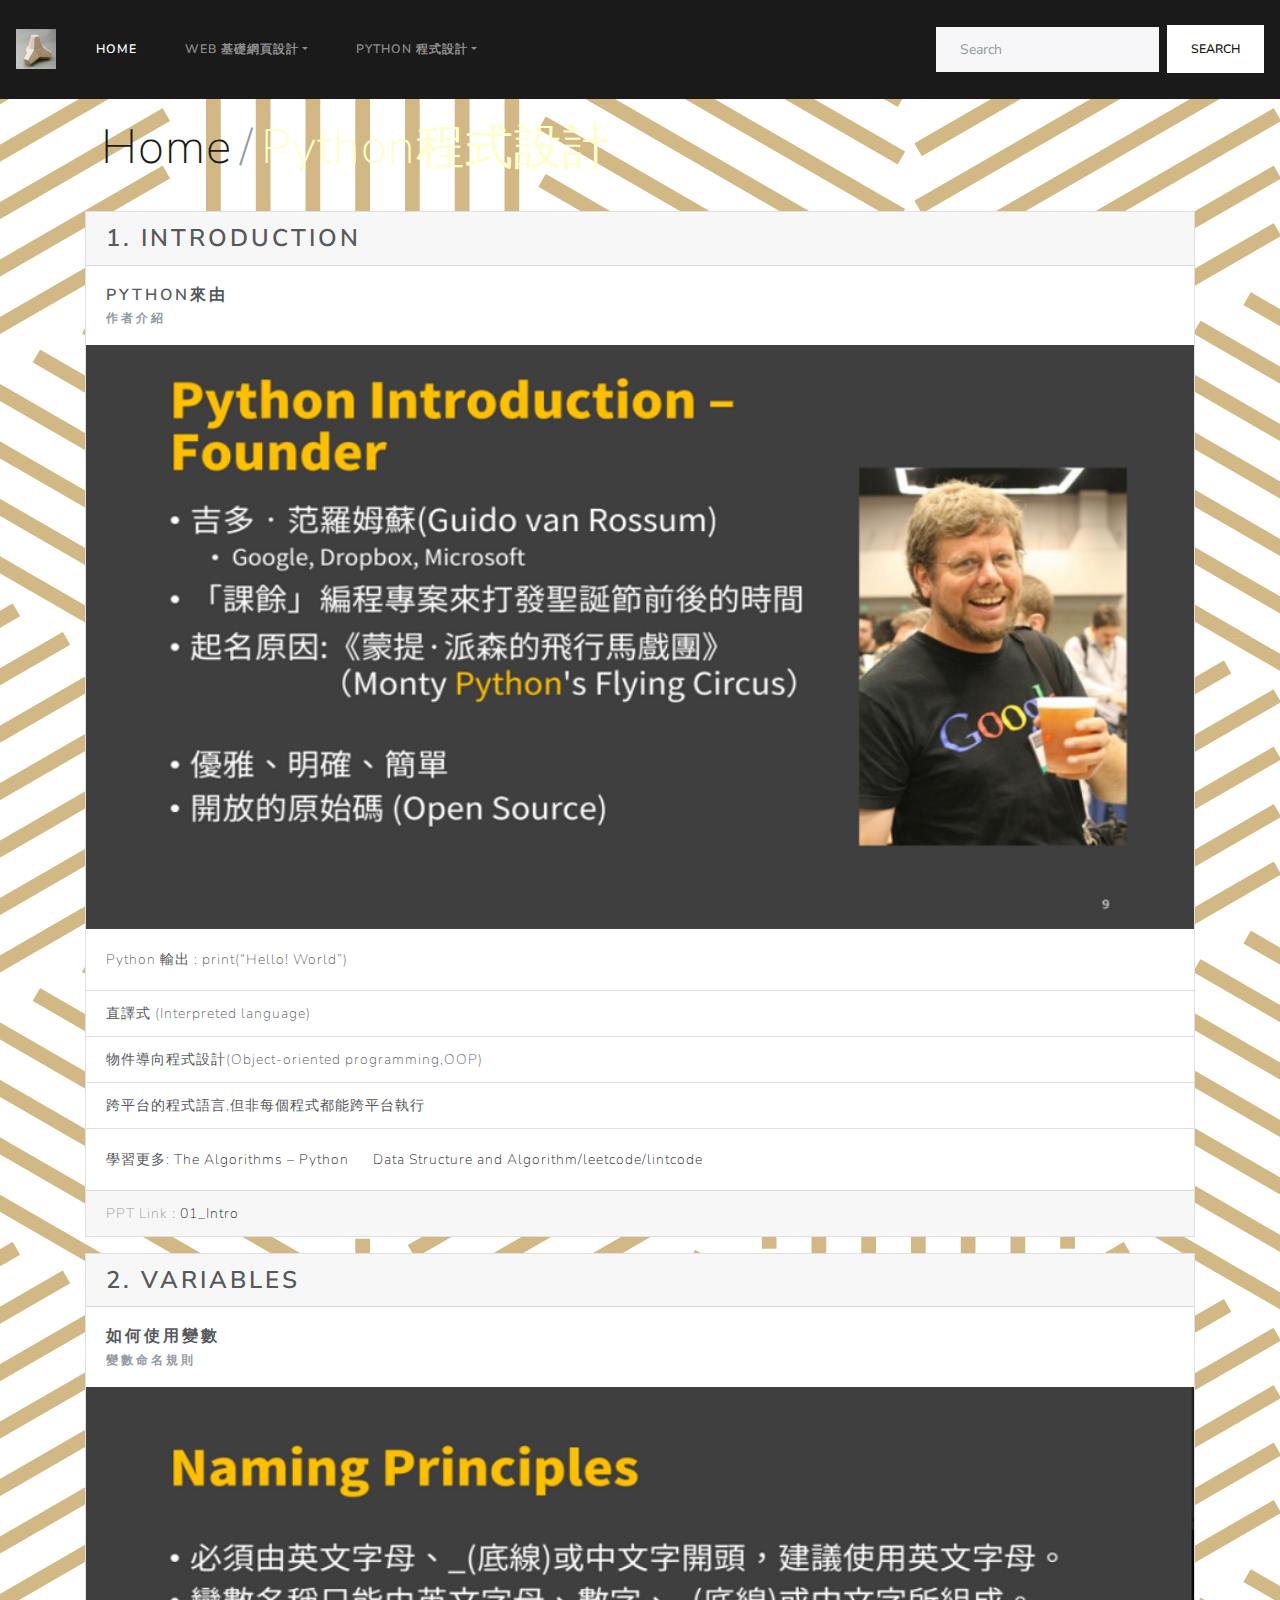
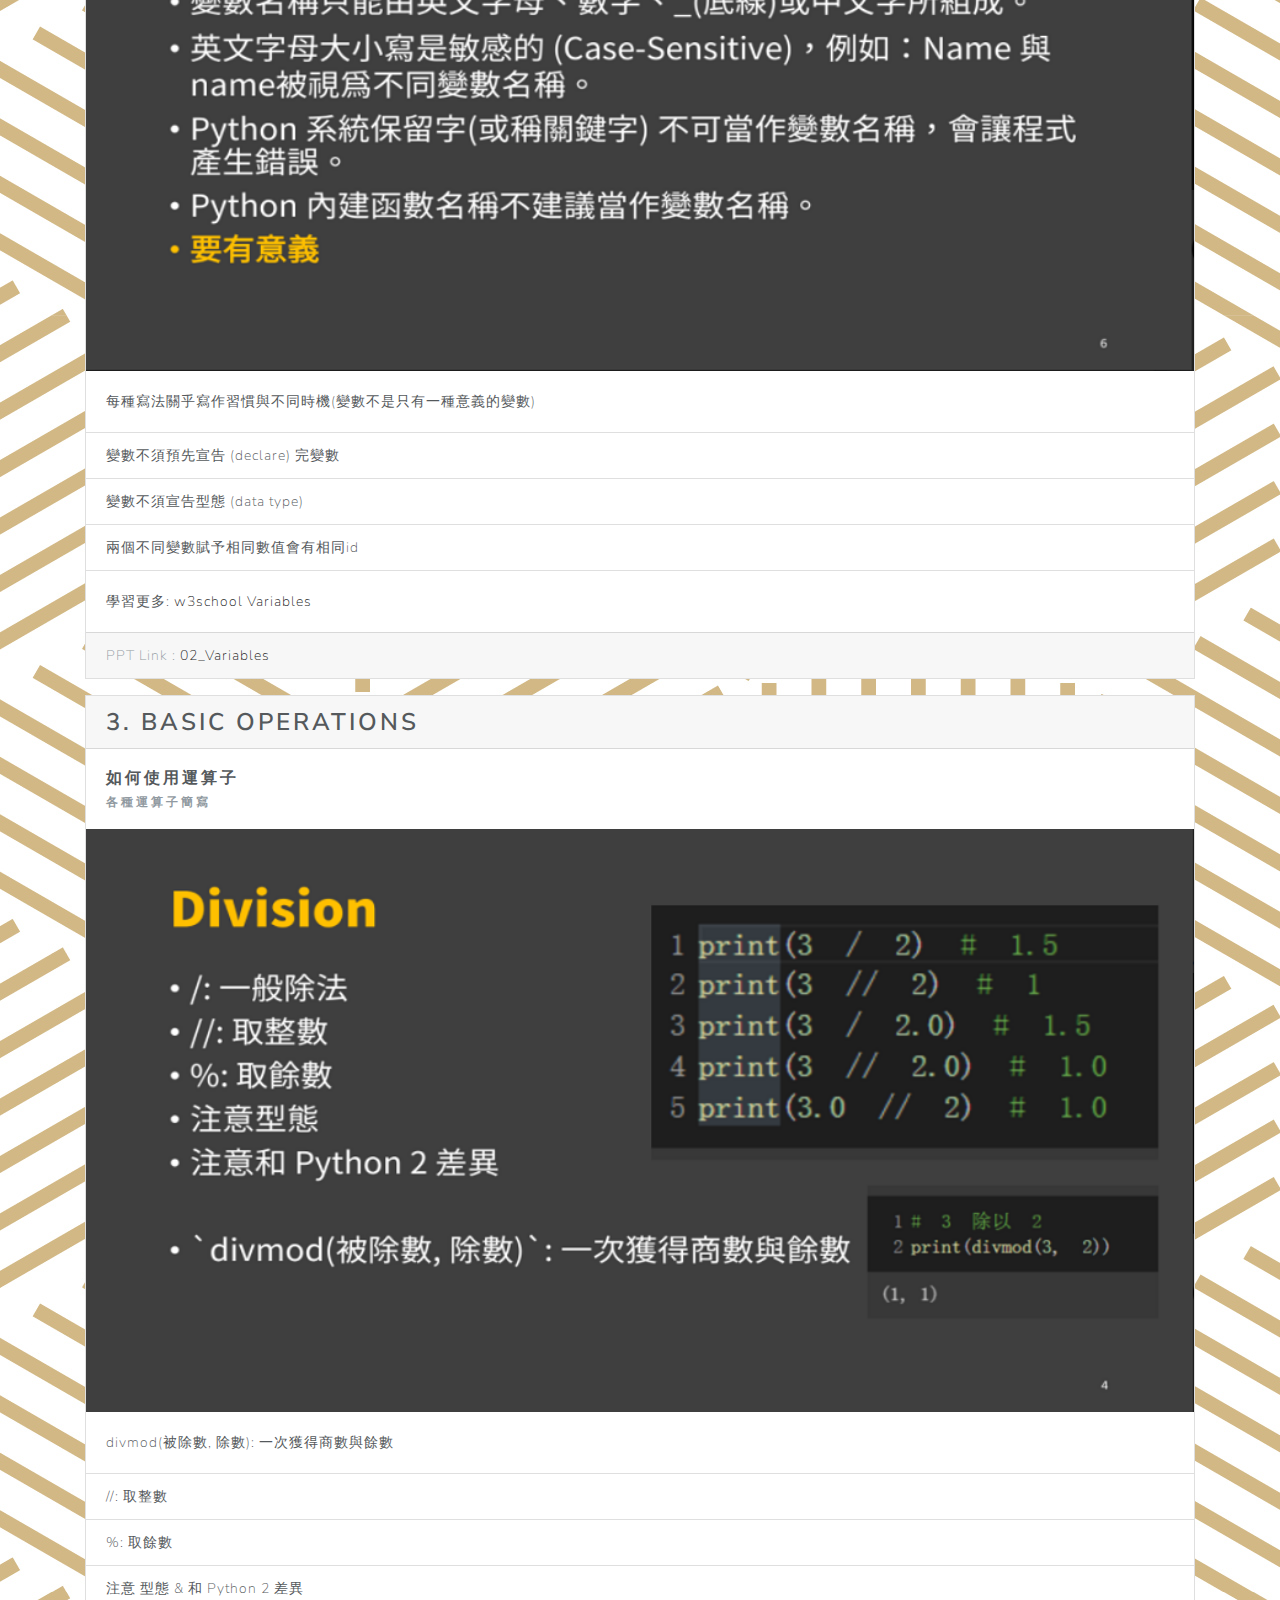
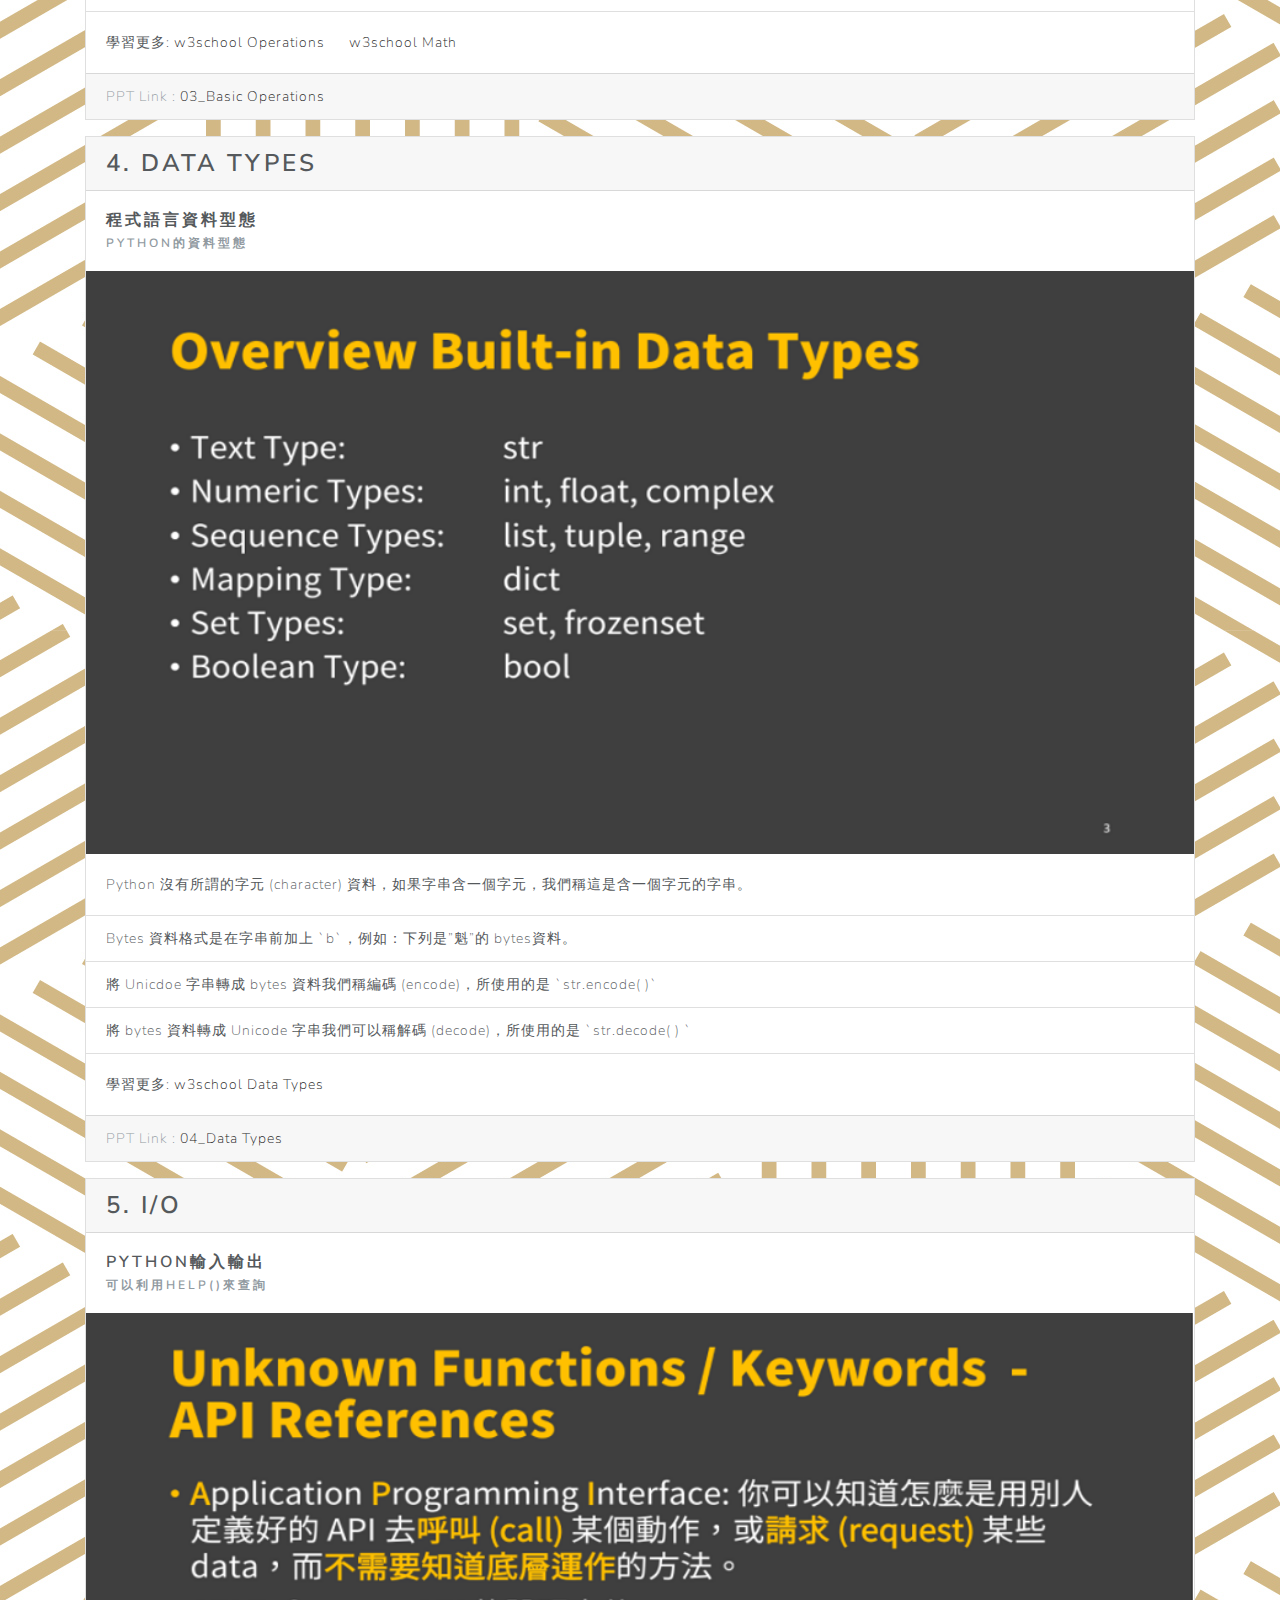
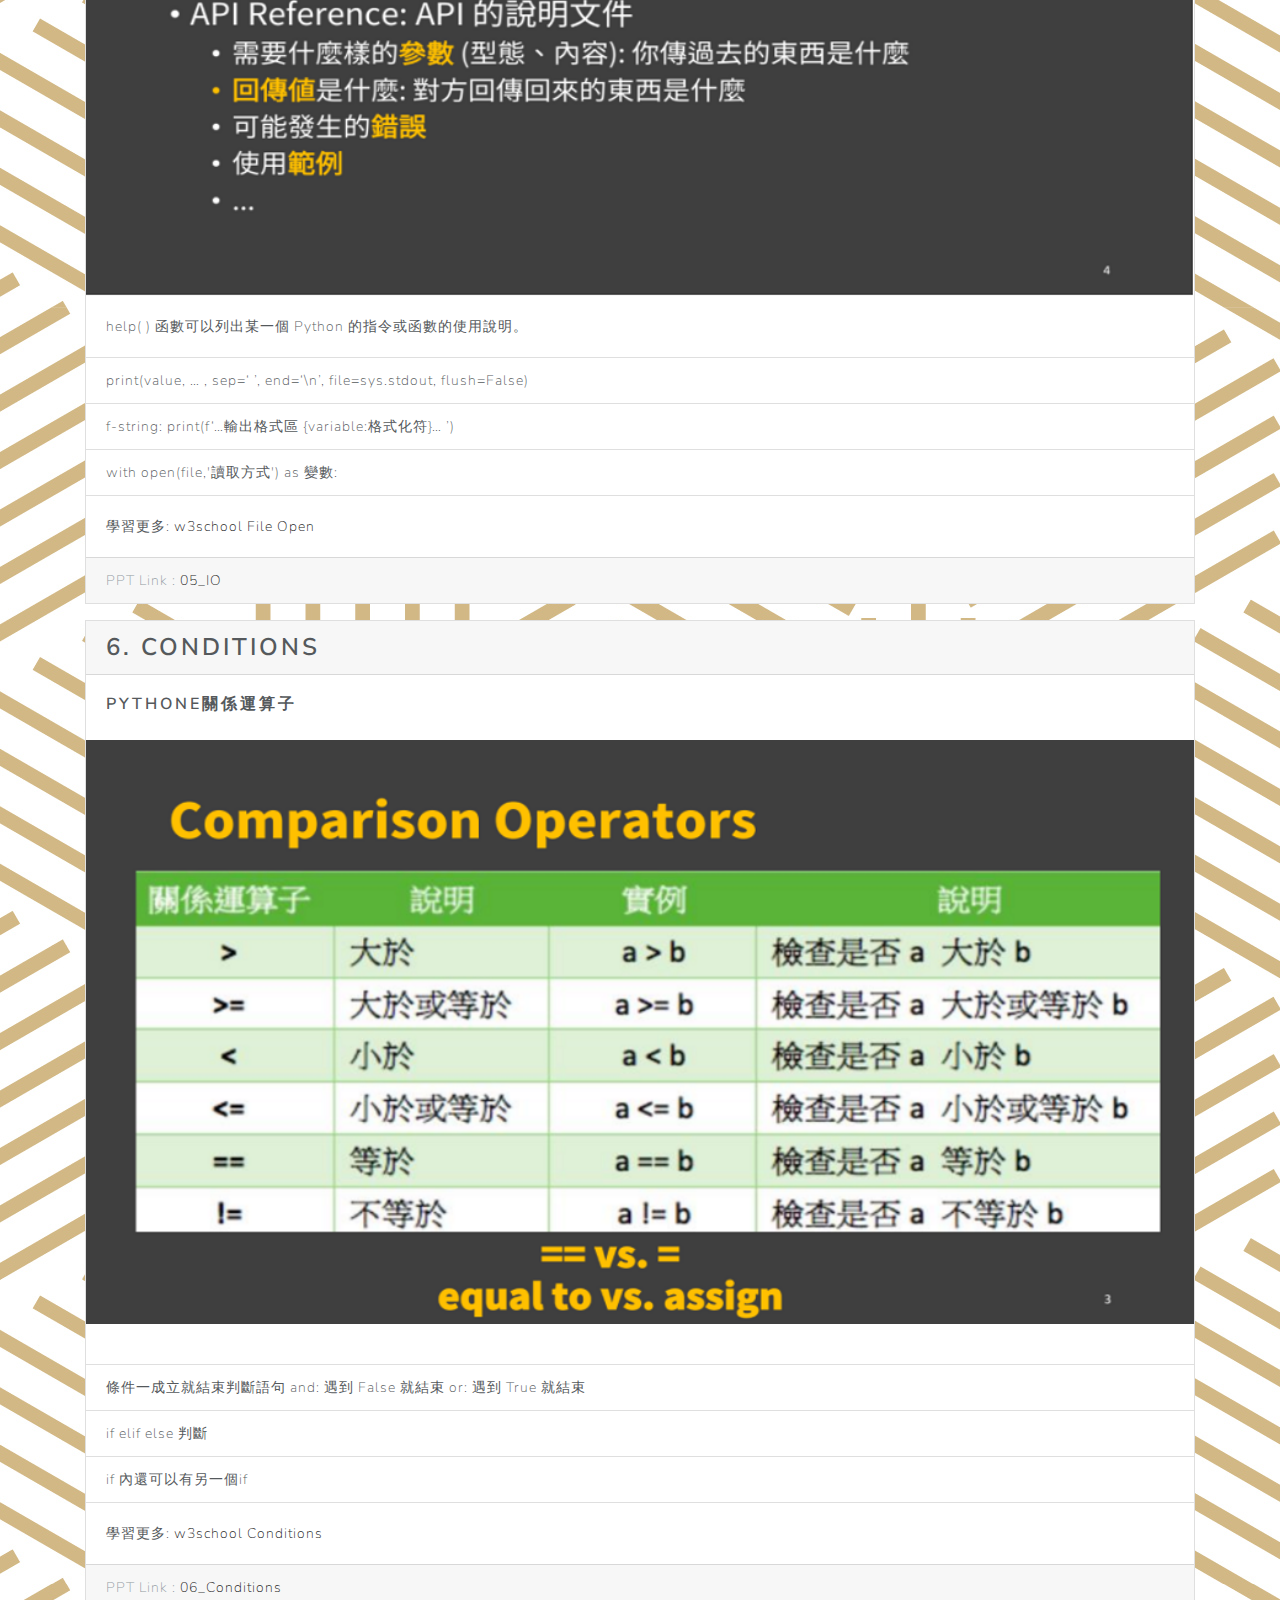
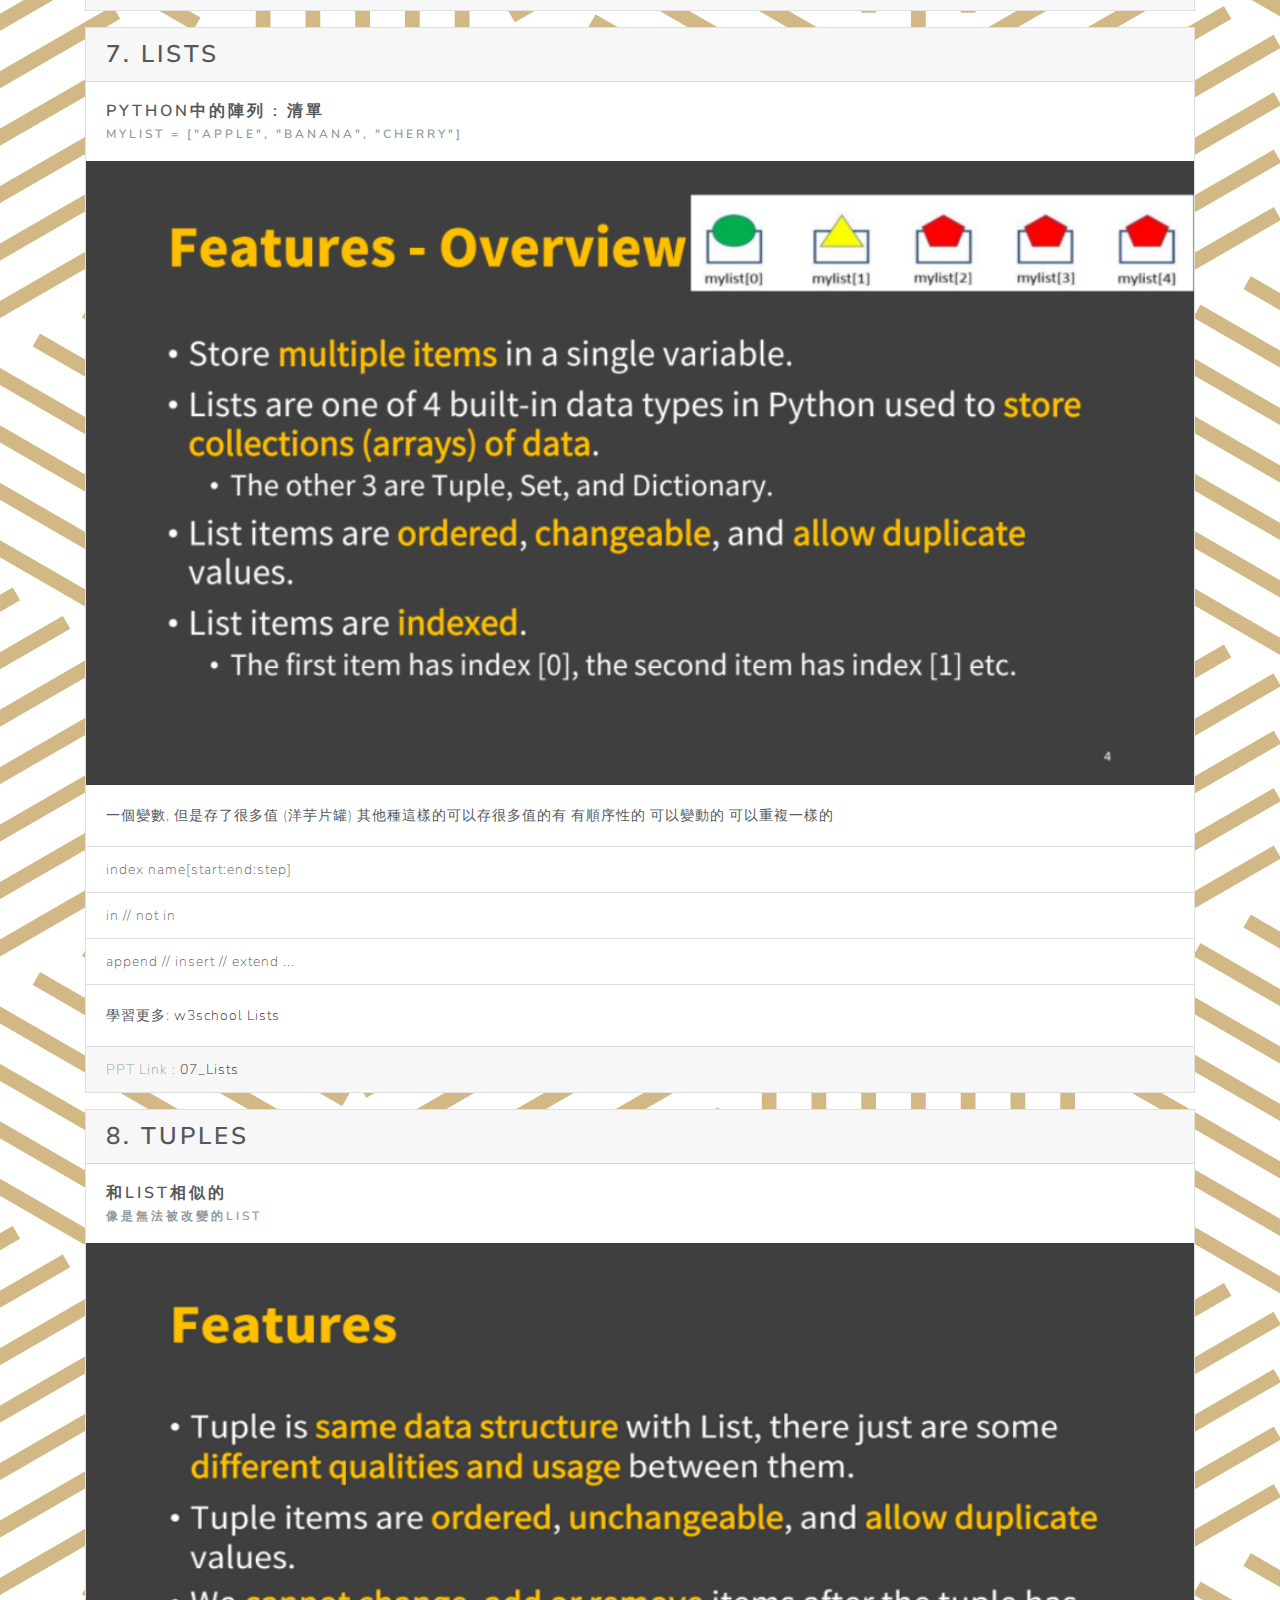
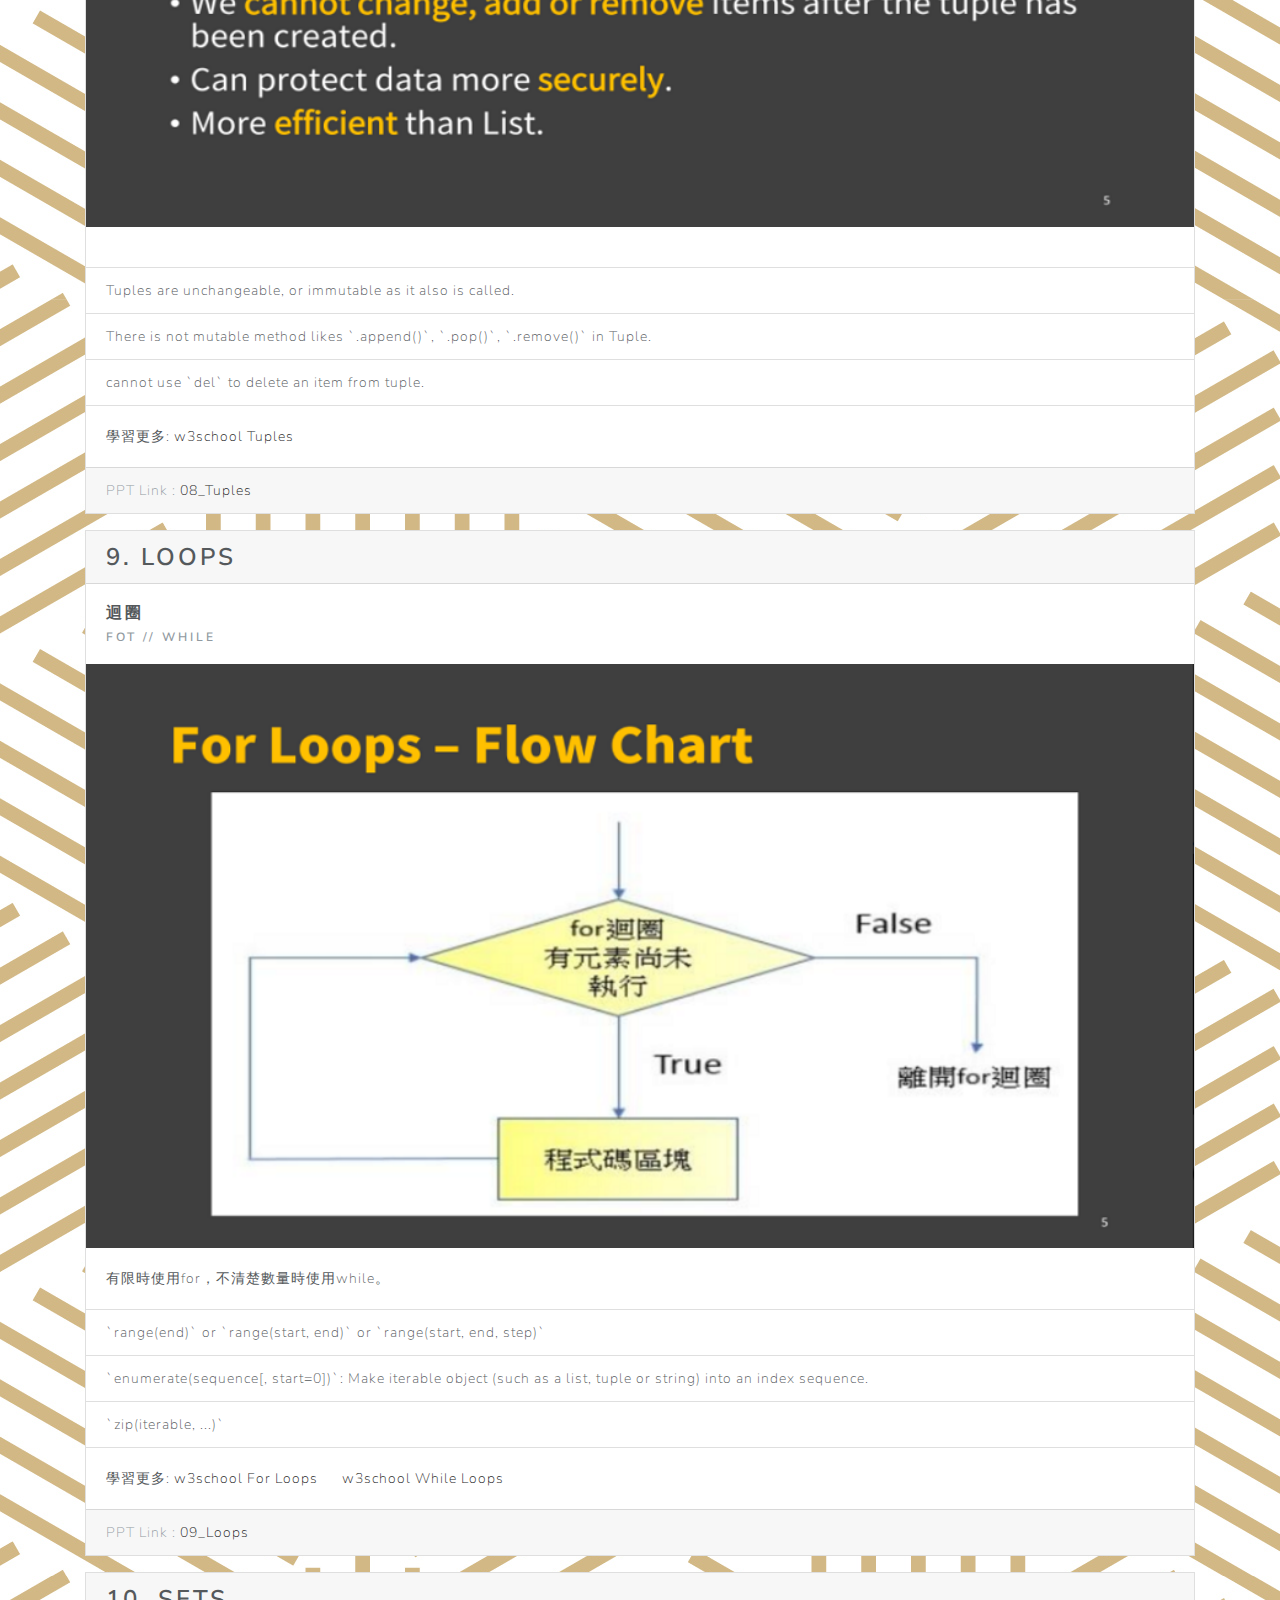
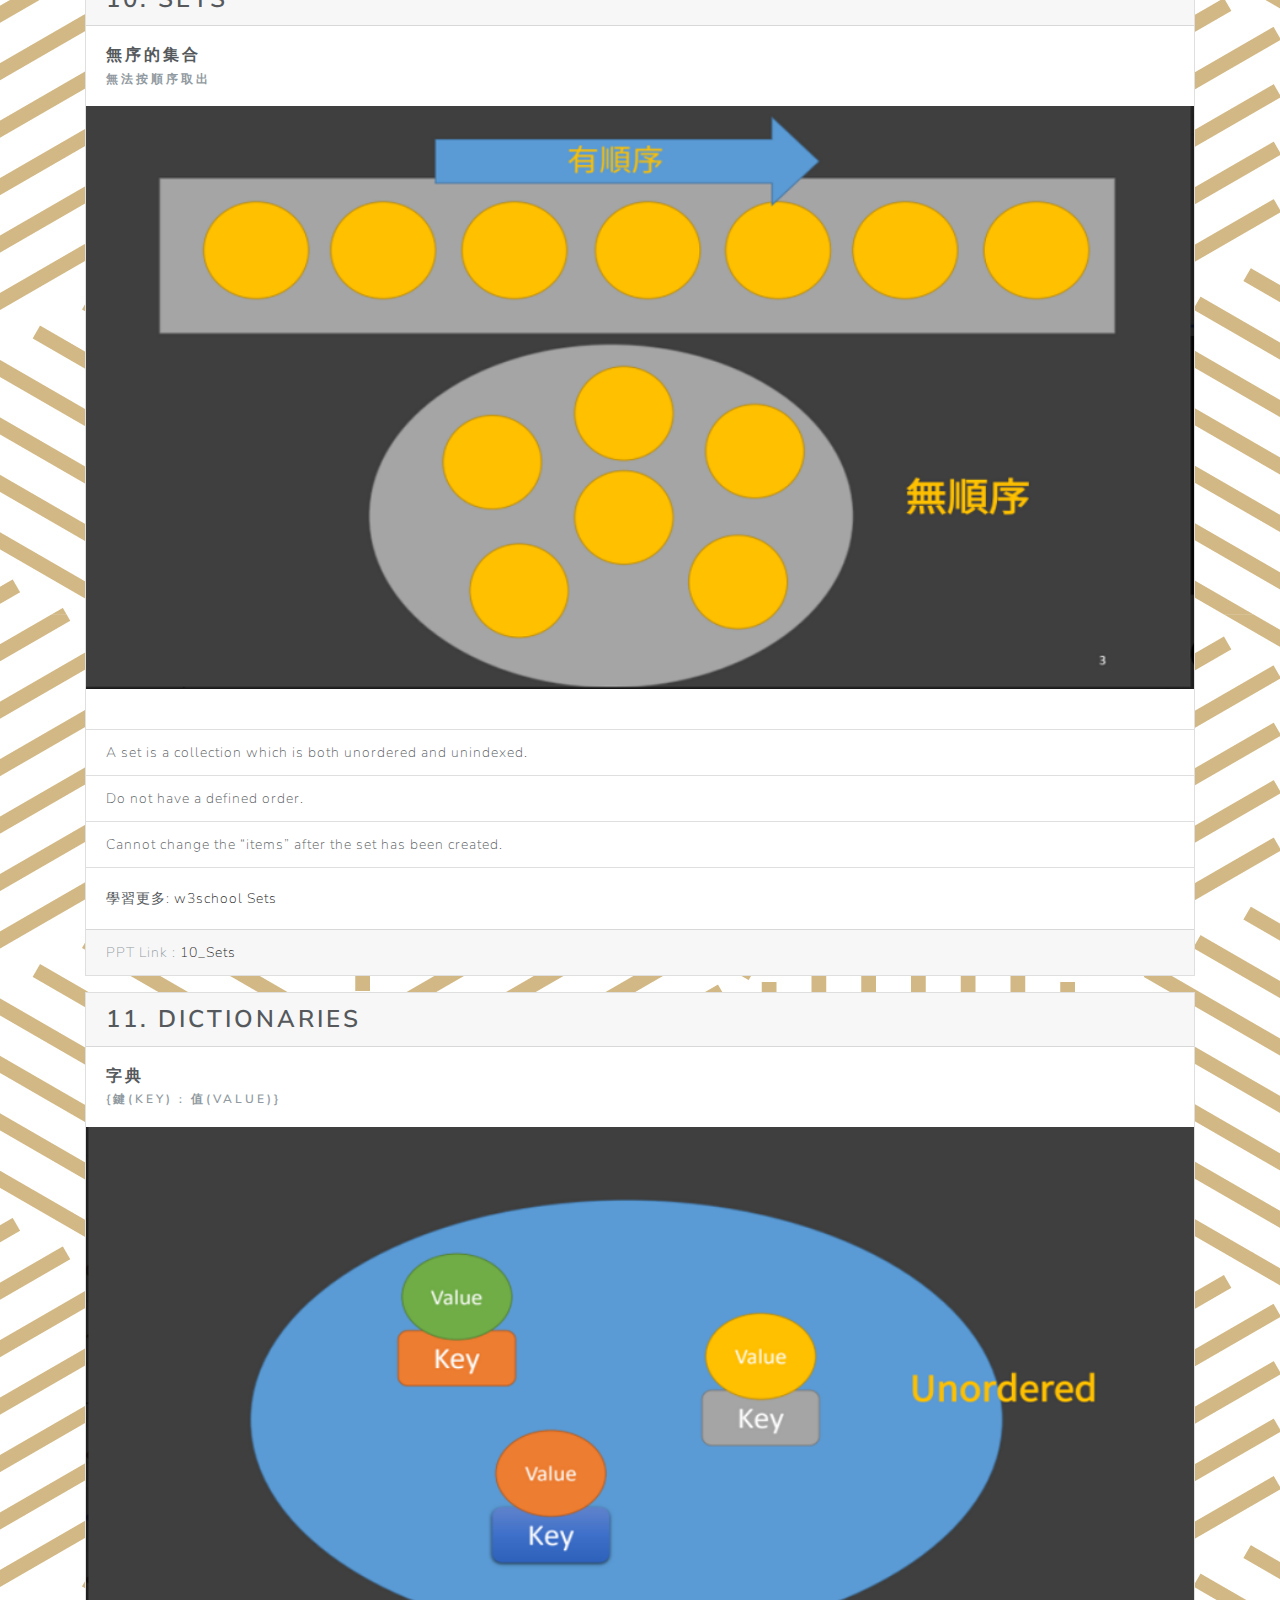
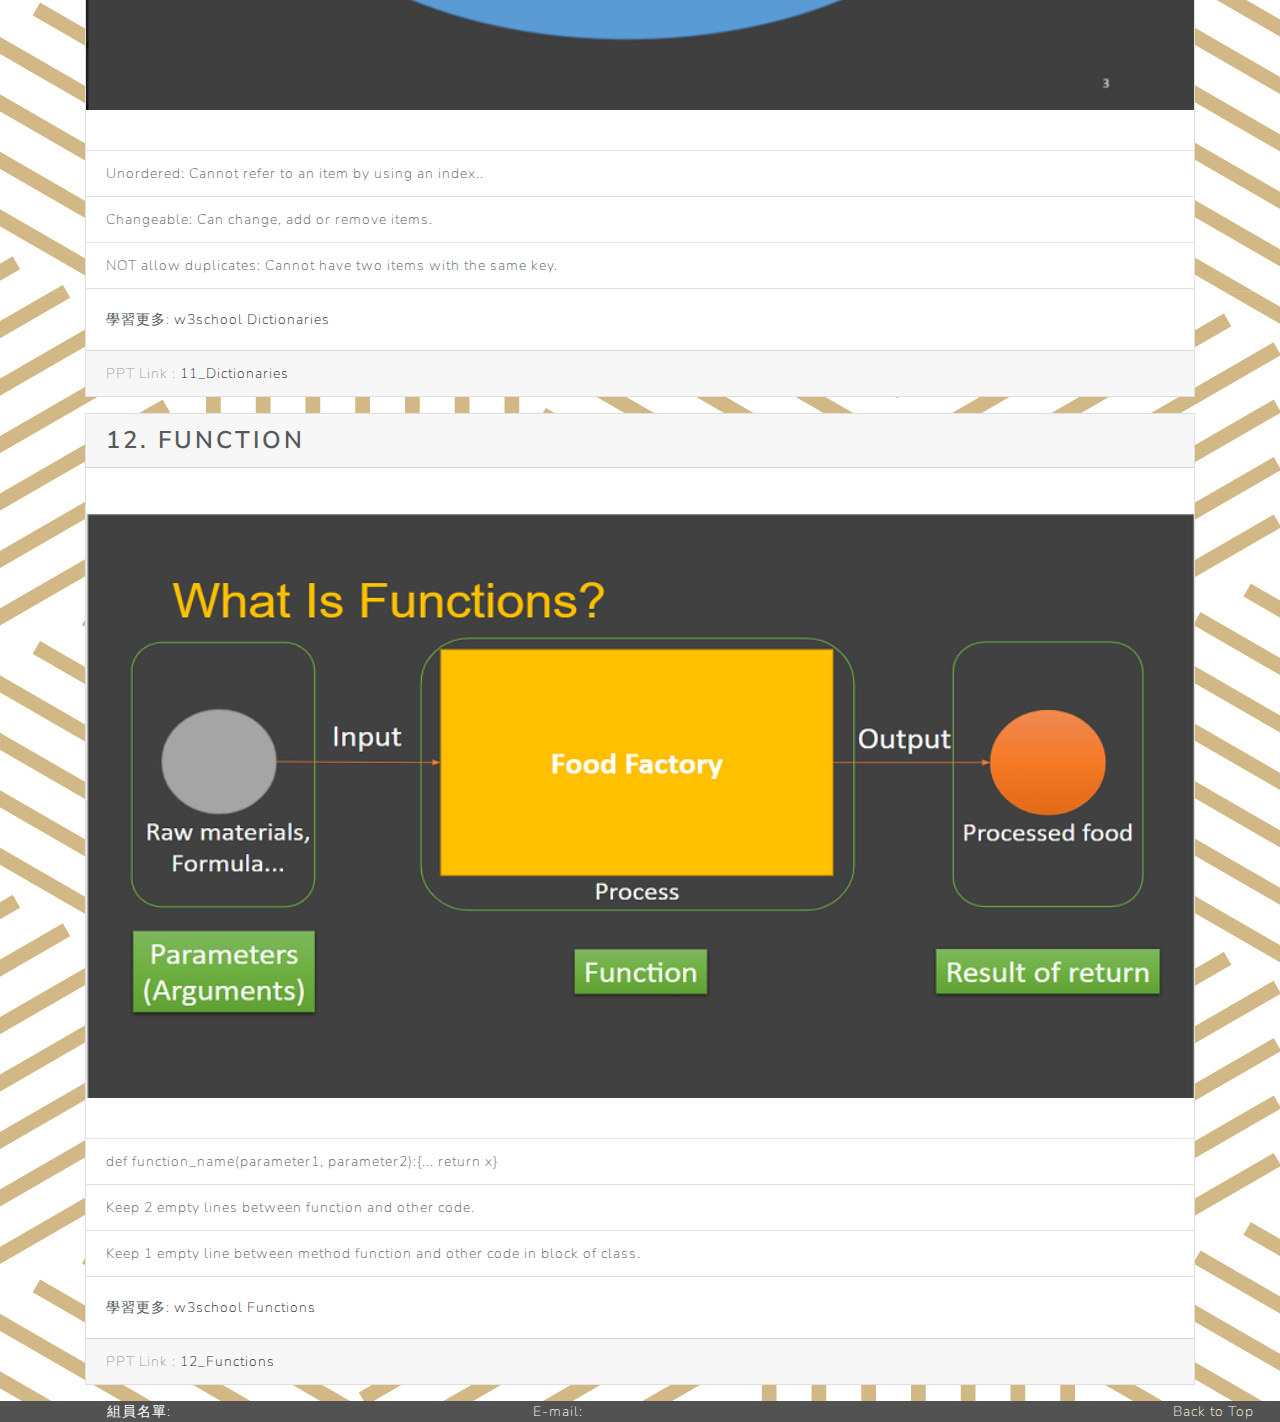
<file: Python.html>
<!DOCTYPE html>
<html lang="en">

<head>
    <meta charset="UTF-8">
    <meta http-equiv="X-UA-Compatible" content="IE=edge">
    <meta name="viewport" content="width=device-width, initial-scale=1.0">
    <title>Python 程式設計</title>
    <link rel="stylesheet" type="text/css" href="./bootstrap.css" />
    <style>
        body {
            background-image: url(./image/242.jpg);
        }

        body>div:nth-child(2) {
            font-size: 3rem;
        }

        footer {
            background-color: rgb(82, 82, 82);
            color: rgb(255, 255, 255);
            display: grid;
            grid-template-columns: repeat(12, 1fr);
        }

        footer>div:nth-child(1) {
            grid-column: 2;
        }

        footer>div:nth-child(2) {
            grid-column: 6;
        }

        footer>div:nth-child(3) {
            grid-column: -2;
        }
    </style>
</head>

<body>
    <nav class="navbar navbar-expand-lg navbar-dark bg-primary" id="top">
        <a class="navbar-brand" href="./index.html"><img src="./image/Tetrapods.jpg" width="40"></a>
        <button class="navbar-toggler" type="button" data-toggle="collapse" data-target="#navbarColor01"
            aria-controls="navbarColor01" aria-expanded="false" aria-label="Toggle navigation">
            <span class="navbar-toggler-icon"></span>
        </button>

        <div class="collapse navbar-collapse" id="navbarColor01">
            <ul class="navbar-nav mr-auto">
                <li class="nav-item active">
                    <a class="nav-link" href="./index.html">Home
                        <span class="sr-only">(current)</span>
                    </a>
                </li>
                <li class="nav-item dropdown">
                    <a class="nav-link dropdown-toggle" data-toggle="dropdown" href="#" role="button"
                        aria-haspopup="true" aria-expanded="false">Web 基礎網頁設計</a>
                    <div class="dropdown-menu">
                        <a class="dropdown-item" href="./WebDesign.html">Web 基礎網頁設計</a>
                        <div class="dropdown-divider"></div>
                        <a class="dropdown-item" href="https://www.w3schools.com/html/default.asp">w3schools HTML</a>
                        <a class="dropdown-item" href="https://www.w3schools.com/css/default.asp">w3schools CSS</a>
                        <a class="dropdown-item" href="https://www.w3schools.com/js/default.asp">w3schools JS</a>
                        <a class="dropdown-item" href="https://www.w3schools.com/bootstrap/bootstrap_ver.asp">w3schools Bootstrap</a>
                    </div>
                </li>
                <li class="nav-item dropdown">
                    <a class="nav-link dropdown-toggle" data-toggle="dropdown" href="#" role="button"
                        aria-haspopup="true" aria-expanded="false">Python 程式設計</a>
                    <div class="dropdown-menu">
                        <a class="dropdown-item" href="./Python.html">Python 程式設計</a>
                        <div class="dropdown-divider"></div>
                        <a class="dropdown-item" href="https://www.w3schools.com/python/default.asp">w3schools
                            Python</a>
                    </div>
                </li>
            </ul>
            <form class="form-inline my-2 my-lg-0">
                <input class="form-control mr-sm-2" type="text" placeholder="Search">
                <button class="btn btn-secondary my-2 my-sm-0" type="submit">Search</button>
            </form>
        </div>
    </nav>

    <div class="container">
        <ol class="breadcrumb">
            <li class="breadcrumb-item"><a href="./index.html">Home</a></li>
            <li class="breadcrumb-item active">Python程式設計</li>
        </ol>
    </div>

    <div class="container">
        <div class="card mb-3">
            <h3 class="card-header">1. Introduction</h3>
            <div class="card-body">
                <h5 class="card-title">Python來由</h5>
                <h6 class="card-subtitle text-muted">作者介紹</h6>
            </div>
            <img src="./image/python data/1.png">
            <div class="card-body">
                <p class="card-text">Python 輸出 : print(“Hello! World”)</p>
            </div>
            <ul class="list-group list-group-flush">
                <li class="list-group-item">直譯式 (Interpreted language)</li>
                <li class="list-group-item">物件導向程式設計(Object-oriented programming,OOP)</li>
                <li class="list-group-item">跨平台的程式語言,但非每個程式都能跨平台執行</li>
            </ul>
            <div class="card-body">學習更多:
                <a href="https://github.com/TheAlgorithms/Python" class="card-link" target="_blank">The Algorithms –
                    Python</a>
                <a href="Data Structure and Algorithm/leetcode/lintcode" class="card-link" target="_blank">
                    Data Structure and Algorithm/leetcode/lintcode</a>
            </div>
            <div class="card-footer text-muted">
                PPT Link : <a href="https://drive.google.com/file/d/1E2Tk72aLP2T3dhmDnv1ld1IqamHJYVKV/view?usp=sharing"
                    class="card-link" target="_blank">01_Intro</a>
            </div>
        </div>
        <div class="card mb-3">
            <h3 class="card-header">2. Variables</h3>
            <div class="card-body">
                <h5 class="card-title">如何使用變數</h5>
                <h6 class="card-subtitle text-muted">變數命名規則</h6>
            </div>
            <img src="./image/python data/2.png">
            <div class="card-body">
                <p class="card-text">每種寫法關乎寫作習慣與不同時機(變數不是只有一種意義的變數)</p>
            </div>
            <ul class="list-group list-group-flush">
                <li class="list-group-item">變數不須預先宣告 (declare) 完變數</li>
                <li class="list-group-item">變數不須宣告型態 (data type) </li>
                <li class="list-group-item">兩個不同變數賦予相同數值會有相同id</li>
            </ul>
            <div class="card-body">學習更多:
                <a href="https://www.w3schools.com/python/python_variables.asp" class="card-link">w3school Variables</a>
            </div>
            <div class="card-footer text-muted">
                PPT Link : <a href="https://drive.google.com/file/d/1NzvmP-1NHc3a3LMlodFsxPQEPMuzJcBC/view?usp=sharing"
                    class="card-link" target="_blank">02_Variables</a>
            </div>
        </div>
        <div class="card mb-3">
            <h3 class="card-header">3. Basic Operations</h3>
            <div class="card-body">
                <h5 class="card-title">如何使用運算子</h5>
                <h6 class="card-subtitle text-muted">各種運算子簡寫</h6>
            </div>
            <img src="./image/python data/3.png">
            <div class="card-body">
                <p class="card-text">divmod(被除數, 除數): 一次獲得商數與餘數
                </p>
            </div>
            <ul class="list-group list-group-flush">
                <li class="list-group-item">//: 取整數</li>
                <li class="list-group-item">%: 取餘數</li>
                <li class="list-group-item">注意 型態 & 和 Python 2 差異</li>
            </ul>
            <div class="card-body">學習更多:
                <a href="https://www.w3schools.com/python/python_operators.asp" class="card-link">w3school
                    Operations</a>
                <a href="https://www.w3schools.com/python/python_math.asp" class="card-link">w3school Math</a>
            </div>
            <div class="card-footer text-muted">
                PPT Link : <a href="https://drive.google.com/file/d/1NzvmP-1NHc3a3LMlodFsxPQEPMuzJcBC/view?usp=sharing"
                    class="card-link" target="_blank">03_Basic Operations</a>
            </div>
        </div>
        <div class="card mb-3">
            <h3 class="card-header">4. Data Types</h3>
            <div class="card-body">
                <h5 class="card-title">程式語言資料型態</h5>
                <h6 class="card-subtitle text-muted">Python的資料型態</h6>
            </div>
            <img src="./image/python data/4.png">
            <div class="card-body">
                <p class="card-text">Python 沒有所謂的字元 (character) 資料，如果字串含一個字元，我們稱這是含一個字元的字串。</p>
            </div>
            <ul class="list-group list-group-flush">
                <li class="list-group-item">Bytes 資料格式是在字串前加上 `b`，例如：下列是”魁”的 bytes資料。</li>
                <li class="list-group-item">將 Unicdoe 字串轉成 bytes 資料我們稱編碼 (encode)，所使用的是 `str.encode( )`
                </li>
                <li class="list-group-item">將 bytes 資料轉成 Unicode 字串我們可以稱解碼 (decode)，所使用的是 `str.decode( ) `
                </li>
            </ul>
            <div class="card-body">學習更多:
                <a href="https://www.w3schools.com/python/python_datatypes.asp" class="card-link"
                    target="_blank">w3school Data Types</a>
                <a href="#" class="card-link"></a>
            </div>
            <div class="card-footer text-muted">
                PPT Link : <a href="https://drive.google.com/file/d/1ed0Mm7pTfrEP3j9VNLKZlkuKnCZJwiXf/view?usp=sharing"
                    class="card-link" target="_blank">04_Data Types</a>
            </div>
        </div>
        <div class="card mb-3">
            <h3 class="card-header">5. I/O</h3>
            <div class="card-body">
                <h5 class="card-title">Python輸入輸出</h5>
                <h6 class="card-subtitle text-muted">可以利用help()來查詢</h6>
            </div>
            <img src="./image/python data/5.png">
            <div class="card-body">
                <p class="card-text">help( ) 函數可以列出某一個 Python 的指令或函數的使用說明。</p>
            </div>
            <ul class="list-group list-group-flush">
                <li class="list-group-item">print(value, … , sep=‘ ’, end=‘\n’, file=sys.stdout, flush=False)</li>
                <li class="list-group-item">f-string: print(f‘…輸出格式區 {variable:格式化符}… ’) </li>
                <li class="list-group-item">with open(file,'讀取方式') as 變數:</li>
            </ul>
            <div class="card-body">學習更多:
                <a href="https://www.w3schools.com/python/python_file_handling.asp" class="card-link"
                    target="_blank">w3school File Open</a>
            </div>
            <div class="card-footer text-muted">
                PPT Link : <a href="https://drive.google.com/file/d/18qkEAoldeq2p2tDOSh6HYFed6lx-SOtq/view?usp=sharing"
                    class="card-link" target="_blank">05_IO</a>
            </div>
        </div>
        <div class="card mb-3">
            <h3 class="card-header">6. Conditions</h3>
            <div class="card-body">
                <h5 class="card-title">Pythone關係運算子</h5>
                <h6 class="card-subtitle text-muted"> </h6>
            </div>
            <img src="./image/python data/6.png">
            <div class="card-body">
                <p class="card-text"></p>
            </div>
            <ul class="list-group list-group-flush">
                <li class="list-group-item">條件一成立就結束判斷語句
                    and: 遇到 False 就結束
                    or: 遇到 True 就結束</li>
                <li class="list-group-item">if elif else 判斷</li>
                <li class="list-group-item">if 內還可以有另一個if </li>

            </ul>
            <div class="card-body">學習更多:
                <a href="https://www.w3schools.com/python/python_conditions.asp" class="card-link"
                    target="_blank">w3school Conditions</a>
            </div>
            <div class="card-footer text-muted">
                PPT Link : <a href="https://drive.google.com/file/d/1DWnF2p4y382-SyAOA3v6IQUpVODJAtU2/view?usp=sharing"
                    class="card-link" target="_blank">06_Conditions</a>
            </div>
        </div>
        <div class="card mb-3">
            <h3 class="card-header">7. Lists</h3>
            <div class="card-body">
                <h5 class="card-title">Python中的陣列 : 清單</h5>
                <h6 class="card-subtitle text-muted">mylist = ["apple", "banana", "cherry"]</h6>
            </div>
            <img src="./image/python data/7.png">
            <div class="card-body">
                <p class="card-text">一個變數, 但是存了很多值 (洋芋片罐) 其他種這樣的可以存很多值的有
                    有順序性的
                    可以變動的
                    可以重複一樣的
                </p>
            </div>
            <ul class="list-group list-group-flush">
                <li class="list-group-item">index name[start:end:step]</li>
                <li class="list-group-item">in // not in </li>
                <li class="list-group-item">append // insert // extend ...</li>
            </ul>
            <div class="card-body">學習更多:
                <a href="https://www.w3schools.com/python/python_lists.asp" class="card-link" target="_blank">w3school
                    Lists</a>
            </div>
            <div class="card-footer text-muted">
                PPT Link : <a href="https://drive.google.com/file/d/1E8J8SKJL7AlK9bDyBvewj260HYc-k-VL/view?usp=sharing"
                    class="card-link" target="_blank">07_Lists</a>
            </div>
        </div>
        <div class="card mb-3">
            <h3 class="card-header">8. Tuples</h3>
            <div class="card-body">
                <h5 class="card-title">和list相似的</h5>
                <h6 class="card-subtitle text-muted">像是無法被改變的list</h6>
            </div>
            <img src="./image/python data/8.png">
            <div class="card-body">
                <p class="card-text"></p>
            </div>
            <ul class="list-group list-group-flush">
                <li class="list-group-item">Tuples are unchangeable, or immutable as it also is called.</li>
                <li class="list-group-item">There is not mutable method likes `.append()`, `.pop()`,
                    `.remove()` in Tuple.</li>
                <li class="list-group-item">cannot use `del` to delete an item from tuple.</li>
            </ul>
            <div class="card-body">學習更多:
                <a href="https://www.w3schools.com/python/python_tuples.asp" class="card-link" target="_blank">w3school
                    Tuples</a>
            </div>
            <div class="card-footer text-muted">
                PPT Link : <a href="https://drive.google.com/file/d/1FBIQZksk3_t0o00e5d57VNi1H9AhuavB/view?usp=sharing"
                    class="card-link" target="_blank">08_Tuples</a>
            </div>
        </div>
        <div class="card mb-3">
            <h3 class="card-header">9. Loops</h3>
            <div class="card-body">
                <h5 class="card-title">迴圈</h5>
                <h6 class="card-subtitle text-muted">fot // while</h6>
            </div>
            <img src="./image/python data/9.png">
            <div class="card-body">
                <p class="card-text">有限時使用for，不清楚數量時使用while。</p>
            </div>
            <ul class="list-group list-group-flush">
                <li class="list-group-item">`range(end)` or `range(start, end)` or `range(start, end, step)` </li>
                <li class="list-group-item">`enumerate(sequence[, start=0])`: Make iterable object (such as a list,
                    tuple or string) into an index sequence. </li>
                <li class="list-group-item">`zip(iterable, ...)` </li>
            </ul>
            <div class="card-body">學習更多:
                <a href="https://www.w3schools.com/python/python_for_loops.asp" class="card-link"
                    target="_blank">w3school For Loops</a>
                <a href="https://www.w3schools.com/python/python_while_loops.asp" class="card-link"
                    target="_blank">w3school While Loops</a>
            </div>
            <div class="card-footer text-muted">
                PPT Link : <a href="" class="card-link" target="_blank">09_Loops</a>
            </div>
        </div>
        <div class="card mb-3">
            <h3 class="card-header">10. Sets</h3>
            <div class="card-body">
                <h5 class="card-title">無序的集合</h5>
                <h6 class="card-subtitle text-muted">無法按順序取出</h6>
            </div>
            <img src="./image/python data/10.png">
            <div class="card-body">
                <p class="card-text"></p>
            </div>
            <ul class="list-group list-group-flush">
                <li class="list-group-item">A set is a collection which is both unordered and unindexed.</li>
                <li class="list-group-item">Do not have a defined order. </li>
                <li class="list-group-item">Cannot change the “items” after the set has been created.</li>
            </ul>
            <div class="card-body">學習更多:
                <a href="https://www.w3schools.com/python/python_sets.asp" class="card-link" target="_blank">w3school
                    Sets</a>
            </div>
            <div class="card-footer text-muted">
                PPT Link : <a href="https://drive.google.com/file/d/1bmQQDTsONO4pZ6QAbJ1hzIIV-VgoT2lK/view?usp=sharing"
                    class="card-link" target="_blank">10_Sets</a>
            </div>
        </div>
        <div class="card mb-3">
            <h3 class="card-header">11. Dictionaries</h3>
            <div class="card-body">
                <h5 class="card-title">字典</h5>
                <h6 class="card-subtitle text-muted">{鍵(Key) : 值(value)} </h6>
            </div>
            <img src="./image/python data/11.png">
            <div class="card-body">
                <p class="card-text"></p>
            </div>
            <ul class="list-group list-group-flush">
                <li class="list-group-item">Unordered: Cannot refer to an item by using an index..
                </li>
                <li class="list-group-item">Changeable: Can change, add or remove items.</li>
                <li class="list-group-item">NOT allow duplicates: Cannot have two items with the same key.</li>
            </ul>
            <div class="card-body">學習更多:
                <a href="https://www.w3schools.com/python/python_dictionaries.asp" class="card-link"
                    target="_blank">w3school Dictionaries</a>
            </div>
            <div class="card-footer text-muted">
                PPT Link : <a href="https://drive.google.com/file/d/1MGqlbISDjT4pgjrCOWjvvY7FS3XPuBDn/view?usp=sharing"
                    class="card-link" target="_blank">11_Dictionaries</a>
            </div>
        </div>
        <div class="card mb-3">
            <h3 class="card-header">12. Function</h3>
            <div class="card-body">
                <h5 class="card-title"></h5>
                <h6 class="card-subtitle text-muted"></h6>
            </div>
            <img src="./image/python data/12.png">
            <div class="card-body">
                <p class="card-text"></p>
            </div>
            <ul class="list-group list-group-flush">
                <li class="list-group-item">def function_name(parameter1, parameter2):{... return x}</li>
                <li class="list-group-item">Keep 2 empty lines between function and other code. </li>
                <li class="list-group-item">Keep 1 empty line between method function and other code in block of class.
                </li>
            </ul>
            <div class="card-body">學習更多:
                <a href="https://www.w3schools.com/python/python_functions.asp" class="card-link"
                    target="_blank">w3school Functions</a>
            </div>
            <div class="card-footer text-muted">
                PPT Link : <a href="https://drive.google.com/file/d/1OHTitbSUfCm-sx_7c37slqF4BWNF18DS/view?usp=sharing" class="card-link" target="_blank">12_Functions</a>
            </div>
        </div>
    </div>


    <footer>
        <div>組員名單:</div>
        <div>E-mail:</div>
        <div><a href="#top" style="color: lightyellow;">Back to Top</a></div>
    </footer>
    <script src="https://code.jquery.com/jquery-3.5.1.slim.min.js"
        integrity="sha384-DfXdz2htPH0lsSSs5nCTpuj/zy4C+OGpamoFVy38MVBnE+IbbVYUew+OrCXaRkfj"
        crossorigin="anonymous"></script>
    <script src="https://cdn.jsdelivr.net/npm/bootstrap@4.6.0/dist/js/bootstrap.bundle.min.js"
        integrity="sha384-Piv4xVNRyMGpqkS2by6br4gNJ7DXjqk09RmUpJ8jgGtD7zP9yug3goQfGII0yAns"
        crossorigin="anonymous"></script>
</body>

</html>
</file>
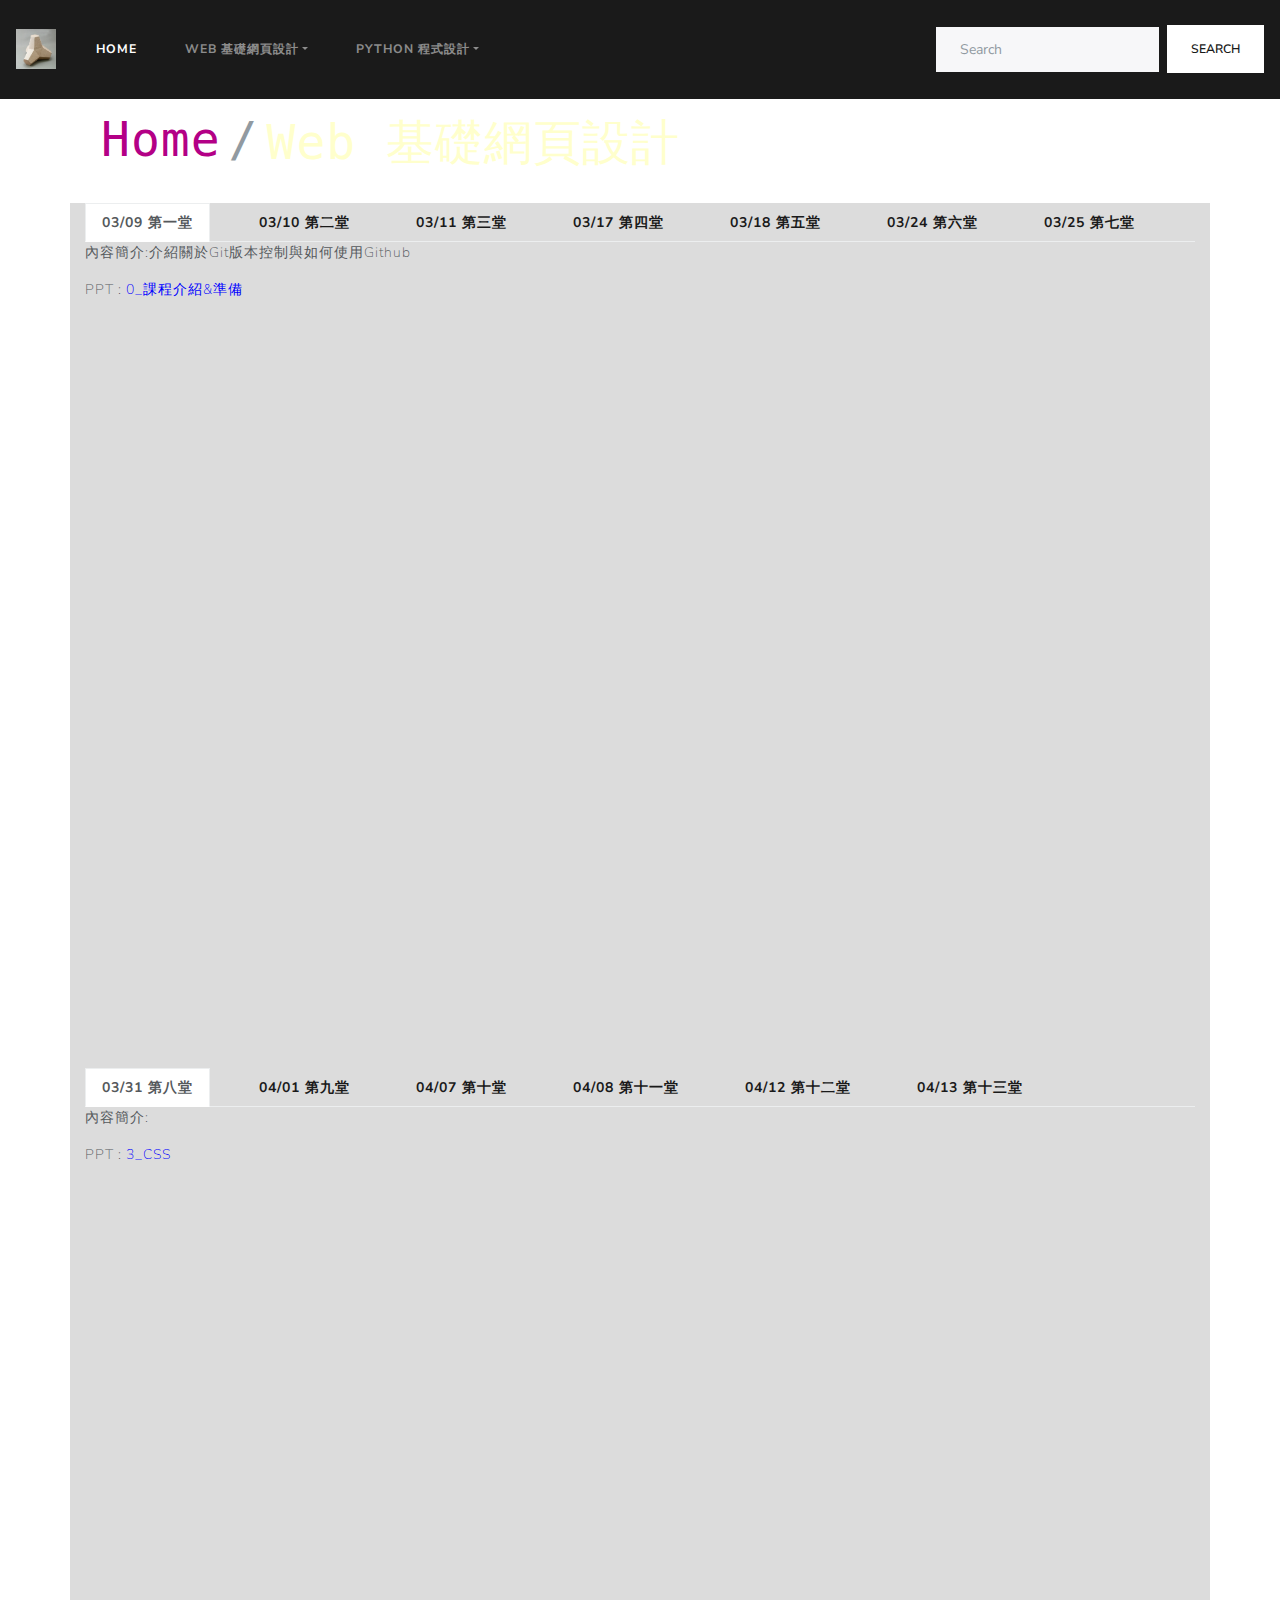
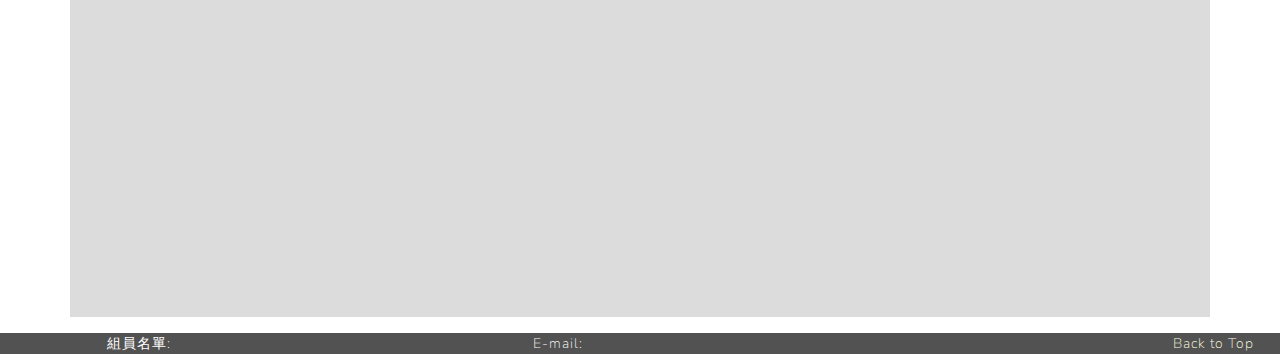
<file: WebDesign.html>
<!DOCTYPE html>
<html lang="en">

<head>
    <meta charset="UTF-8">
    <meta http-equiv="X-UA-Compatible" content="IE=edge">
    <meta name="viewport" content="width=device-width, initial-scale=1.0">
    <title>Web 基礎網頁設計</title>
    <link rel="stylesheet" type="text/css" href="./bootstrap.css" />
    <style>
        body {
            background-image: url('https://cdn.dribbble.com/users/6542125/screenshots/15436606/media/c8ce6885ca4358ed2d2909133eeaab66.jpg?compress=1&resize=1000x750');

        }

        footer {
            background-color: rgb(82, 82, 82);
            color: rgb(255, 255, 255);
            display: grid;
            grid-template-columns: repeat(12, 1fr);
        }

        footer>div:nth-child(1) {
            grid-column: 2;
        }

        footer>div:nth-child(2) {
            grid-column: 6;
        }

        footer>div:nth-child(3) {
            grid-column: -2;
        }

        .breadcrumb-item.active {
            color: #ffffcc;
        }

        body>div:nth-child(2) {
            font: 3rem "monospace";
        }

        div:nth-child(2)>ol>li>a {

            color: #b30086;
        }

        body>div:nth-child(3) {
            background-color: rgb(220, 220, 220);
        }

        body>div>div>div>p>a {
            color: blue;
        }

        body>div>div>div>p>a:hover {
            color: red;

        }

        ul {
            font-weight: bold;
        }
    </style>
</head>

<body>
    <nav class="navbar navbar-expand-lg navbar-dark bg-primary" id="top">
        <a class="navbar-brand" href="./index.html"><img src="./image/Tetrapods.jpg" width="40"></a>
        <button class="navbar-toggler" type="button" data-toggle="collapse" data-target="#navbarColor01"
            aria-controls="navbarColor01" aria-expanded="false" aria-label="Toggle navigation">
            <span class="navbar-toggler-icon"></span>
        </button>

        <div class="collapse navbar-collapse" id="navbarColor01">
            <ul class="navbar-nav mr-auto">
                <li class="nav-item active">
                    <a class="nav-link" href="./index.html">Home
                        <span class="sr-only">(current)</span>
                    </a>
                </li>
                <li class="nav-item dropdown">
                    <a class="nav-link dropdown-toggle" data-toggle="dropdown" href="#" role="button"
                        aria-haspopup="true" aria-expanded="false">Web 基礎網頁設計</a>
                    <div class="dropdown-menu">
                        <a class="dropdown-item" href="./WebDesign.html">Web 基礎網頁設計</a>
                        <div class="dropdown-divider"></div>
                        <a class="dropdown-item" href="https://www.w3schools.com/html/default.asp">w3schools HTML</a>
                        <a class="dropdown-item" href="https://www.w3schools.com/css/default.asp">w3schools CSS</a>
                        <a class="dropdown-item" href="https://www.w3schools.com/js/default.asp">w3schools JS</a>
                        <a class="dropdown-item" href="https://www.w3schools.com/bootstrap/bootstrap_ver.asp">w3schools Bootstrap</a>
                    </div>
                </li>
                <li class="nav-item dropdown">
                    <a class="nav-link dropdown-toggle" data-toggle="dropdown" href="#" role="button"
                        aria-haspopup="true" aria-expanded="false">Python 程式設計</a>
                    <div class="dropdown-menu">
                        <a class="dropdown-item" href="./Python.html">Python 程式設計</a>
                        <div class="dropdown-divider"></div>
                        <a class="dropdown-item" href="https://www.w3schools.com/python/default.asp">w3schools
                            Python</a>
                    </div>
                </li>
            </ul>
            <form class="form-inline my-2 my-lg-0">
                <input class="form-control mr-sm-2" type="text" placeholder="Search">
                <button class="btn btn-secondary my-2 my-sm-0" type="submit">Search</button>
            </form>
        </div>
    </nav>

    <div class="container">
        <ol class="breadcrumb">
            <li class="breadcrumb-item"><a href="./index.html">Home</a></li>
            <li class="breadcrumb-item active">Web 基礎網頁設計</li>
        </ol>
    </div>
    <div class="container">

        <ul class="nav nav-tabs">
            <li class="nav-item">
                <a class="nav-link active" data-toggle="tab" href="#class1">03/09 第一堂</a>
            </li>
            <li class="nav-item">
                <a class="nav-link" data-toggle="tab" href="#class2">03/10 第二堂</a>
            </li>
            <li class="nav-item">
                <a class="nav-link" data-toggle="tab" href="#class3">03/11 第三堂</a>
            </li>
            <li class="nav-item">
                <a class="nav-link" data-toggle="tab" href="#class4">03/17 第四堂</a>
            </li>
            <li class="nav-item">
                <a class="nav-link" data-toggle="tab" href="#class5">03/18 第五堂</a>
            </li>
            <li class="nav-item">
                <a class="nav-link" data-toggle="tab" href="#class6">03/24 第六堂</a>
            </li>
            <li class="nav-item">
                <a class="nav-link" data-toggle="tab" href="#class7">03/25 第七堂</a>
            </li>
        </ul>
        <div id="myTabContent" class="tab-content">
            <div class="tab-pane fade active show" id="class1">

                <p>內容簡介:介紹關於Git版本控制與如何使用Github</p>
                <p>PPT : <a href="https://drive.google.com/file/d/1jXX-LBIHIQNKvZtd4EC2lgWkdidSSGjY/view?usp=sharing"
                        target="_blank">0_課程介紹&準備</a></p>
                <p><iframe width="1120" height="730" src="https://www.youtube.com/embed/bRBbg8RkHpA"
                        title="YouTube video player" frameborder="0"
                        allow="accelerometer; autoplay; clipboard-write; encrypted-media; gyroscope; picture-in-picture"
                        allowfullscreen></iframe></p>
            </div>
            <div class="tab-pane fade show" id="class2">

                <p>內容簡介:</p>
                <p>PPT : <a href="https://drive.google.com/file/d/1qerY8DK-UDPRzuJh7yXCGk5UuPM7-IMw/view?usp=sharing"
                        target="_blank">1_Git版本控制</a></p>
                <p><iframe width="1120" height="730" src="https://www.youtube.com/embed/KEO8NvbS45Y"
                        title="YouTube video player" frameborder="0"
                        allow="accelerometer; autoplay; clipboard-write; encrypted-media; gyroscope; picture-in-picture"
                        allowfullscreen></iframe></p>
            </div>
            <div class="tab-pane fade show" id="class3">

                <p>內容簡介:</p>
                <p>PPT : <a href="https://drive.google.com/file/d/1qerY8DK-UDPRzuJh7yXCGk5UuPM7-IMw/view?usp=sharing"
                        target="_blank">2_HTML</a></p>
                <p><iframe width="1120" height="730" src="https://www.youtube.com/embed/UltkIKLwnR4"
                        title="YouTube video player" frameborder="0"
                        allow="accelerometer; autoplay; clipboard-write; encrypted-media; gyroscope; picture-in-picture"
                        allowfullscreen></iframe></p>
            </div>
            <div class="tab-pane fade show" id="class4">

                <p>內容簡介:</p>
                <p>PPT : <a href="https://drive.google.com/file/d/1qerY8DK-UDPRzuJh7yXCGk5UuPM7-IMw/view?usp=sharing"
                        target="_blank">2_HTML</a></p>
                <p><iframe width="1120" height="730" src="https://www.youtube.com/embed/srsW2ndp-sE"
                        title="YouTube video player" frameborder="0"
                        allow="accelerometer; autoplay; clipboard-write; encrypted-media; gyroscope; picture-in-picture"
                        allowfullscreen></iframe></p>
            </div>
            <div class="tab-pane fade show" id="class5">

                <p>內容簡介:</p>
                <p>PPT : <a href="https://drive.google.com/file/d/1qerY8DK-UDPRzuJh7yXCGk5UuPM7-IMw/view?usp=sharing"
                        target="_blank">2_HTML </a>
                    <a href="https://drive.google.com/file/d/1xU4lSpnT34TuGnoho4ddTfhtb4uk9jO0/view?usp=sharing"
                        target="_blank"> 3_CSS</a>
                </p>
                <p><iframe width="1120" height="730" src="https://www.youtube.com/embed/N-eJAq5MeL4"
                        title="YouTube video player" frameborder="0"
                        allow="accelerometer; autoplay; clipboard-write; encrypted-media; gyroscope; picture-in-picture"
                        allowfullscreen></iframe></p>
            </div>
            <div class="tab-pane fade show" id="class6">
                <p>內容簡介:</p>
                <p>PPT : <a href="https://drive.google.com/file/d/1xU4lSpnT34TuGnoho4ddTfhtb4uk9jO0/view?usp=sharing"
                        target="_blank">3_CSS</a></p>
                <p><iframe width="1120" height="730" src="https://www.youtube.com/embed/2BJuaTwtrBc"
                        title="YouTube video player" frameborder="0"
                        allow="accelerometer; autoplay; clipboard-write; encrypted-media; gyroscope; picture-in-picture"
                        allowfullscreen></iframe></p>
            </div>
            <div class="tab-pane fade show" id="class7">
                <p>內容簡介:</p>
                <p>PPT : <a href="https://drive.google.com/file/d/1xU4lSpnT34TuGnoho4ddTfhtb4uk9jO0/view?usp=sharing"
                        target="_blank">3_CSS</a></p>
                <p><iframe width="1120" height="730" src="https://www.youtube.com/embed/NNHmaK2SKSY"
                        title="YouTube video player" frameborder="0"
                        allow="accelerometer; autoplay; clipboard-write; encrypted-media; gyroscope; picture-in-picture"
                        allowfullscreen></iframe></p>
            </div>
        </div>

        <ul class="nav nav-tabs">
            <li class="nav-item">
                <a class="nav-link active" data-toggle="tab" href="#class8">03/31 第八堂</a>
            </li>
            <li class="nav-item">
                <a class="nav-link" data-toggle="tab" href="#class9">04/01 第九堂</a>
            </li>
            <li class="nav-item">
                <a class="nav-link" data-toggle="tab" href="#class10">04/07 第十堂</a>
            </li>
            <li class="nav-item">
                <a class="nav-link" data-toggle="tab" href="#class11">04/08 第十一堂</a>
            </li>
            <li class="nav-item">
                <a class="nav-link" data-toggle="tab" href="#class12">04/12 第十二堂</a>
            </li>
            <li class="nav-item">
                <a class="nav-link" data-toggle="tab" href="#class12">04/13 第十三堂</a>
            </li>
        </ul>
        <div id="myTabContent" class="tab-content">
            <div class="tab-pane fade active show" id="class8">
                <p>內容簡介:</p>
                <p>PPT : <a href="https://drive.google.com/file/d/1xU4lSpnT34TuGnoho4ddTfhtb4uk9jO0/view?usp=sharing"
                        target="_blank">3_CSS</a></p>
                <p><iframe width="1120" height="730" src="https://www.youtube.com/embed/VtOeTZ8fa-g"
                        title="YouTube video player" frameborder="0"
                        allow="accelerometer; autoplay; clipboard-write; encrypted-media; gyroscope; picture-in-picture"
                        allowfullscreen></iframe></p>
            </div>
            <div class="tab-pane fade show" id="class9">
                <p>內容簡介:</p>
                <p>PPT : <a href="https://drive.google.com/file/d/1oZK7mpPY1GS8C9EyVrUkKprlsRCl3bLZ/view?usp=sharing"
                        target="_blank">4_Bootstrap</a></p>
                <p><iframe width="1120" height="730" src="https://www.youtube.com/embed/J39_VzsdYDQ"
                        title="YouTube video player" frameborder="0"
                        allow="accelerometer; autoplay; clipboard-write; encrypted-media; gyroscope; picture-in-picture"
                        allowfullscreen></iframe></p>
                <p><iframe width="1120" height="730" src="https://www.youtube.com/embed/xRCDGrXGILU"
                        title="YouTube video player" frameborder="0"
                        allow="accelerometer; autoplay; clipboard-write; encrypted-media; gyroscope; picture-in-picture"
                        allowfullscreen></iframe></p>
            </div>

            <div class="tab-pane fade show" id="class10">
                <p>內容簡介:</p>
                <p>PPT : <a href="https://drive.google.com/file/d/17wAHYZUjwTFS0ypu_yam4_za0W4FnHzt/view?usp=sharing"
                        target="_blank">5_FontAwesome</a></p>
                <p><iframe width="1120" height="730" src="https://www.youtube.com/embed/tUewm_nTAHM"
                        title="YouTube video player" frameborder="0"
                        allow="accelerometer; autoplay; clipboard-write; encrypted-media; gyroscope; picture-in-picture"
                        allowfullscreen></iframe></p>
            </div>

            <div class="tab-pane fade show" id="class11">
                <p>內容簡介:</p>
                <p>PPT : <a href="https://drive.google.com/file/d/1L3HmBIZAAd6niDqFnYSEP7JzmRlQvbCk/view?usp=sharing"
                        target="_blank">6_JavaScript</a></p>
                <p><iframe width="1120" height="730" src="https://www.youtube.com/embed/Eh8ktaOn4-g"
                        title="YouTube video player" frameborder="0"
                        allow="accelerometer; autoplay; clipboard-write; encrypted-media; gyroscope; picture-in-picture"
                        allowfullscreen></iframe></p>
            </div>
            <div class="tab-pane fade show" id="class12">
                <p>內容簡介:</p>
                <p>PPT : <a href="" target="_blank"></a></p>
                <p><iframe width="1120" height="730" src="" title="YouTube video player" frameborder="0"
                        allow="accelerometer; autoplay; clipboard-write; encrypted-media; gyroscope; picture-in-picture"
                        allowfullscreen></iframe></p>
            </div>
            <div class="tab-pane fade show" id="class13">
                <p>內容簡介:</p>
                <p>PPT : <a href="" target="_blank"></a></p>
                <p><iframe width="1120" height="730" src="" title="YouTube video player" frameborder="0"
                        allow="accelerometer; autoplay; clipboard-write; encrypted-media; gyroscope; picture-in-picture"
                        allowfullscreen></iframe></p>

            </div>
        </div>
    </div>



    <footer>
        <div>組員名單:</div>
        <div>E-mail:</div>
        <div><a href="#top" style="color: lightyellow;">Back to Top</a></div>
    </footer>
    <script src="https://code.jquery.com/jquery-3.5.1.slim.min.js"
        integrity="sha384-DfXdz2htPH0lsSSs5nCTpuj/zy4C+OGpamoFVy38MVBnE+IbbVYUew+OrCXaRkfj"
        crossorigin="anonymous"></script>
    <script src="https://cdn.jsdelivr.net/npm/bootstrap@4.6.0/dist/js/bootstrap.bundle.min.js"
        integrity="sha384-Piv4xVNRyMGpqkS2by6br4gNJ7DXjqk09RmUpJ8jgGtD7zP9yug3goQfGII0yAns"
        crossorigin="anonymous"></script>
</body>

</html>
</file>
